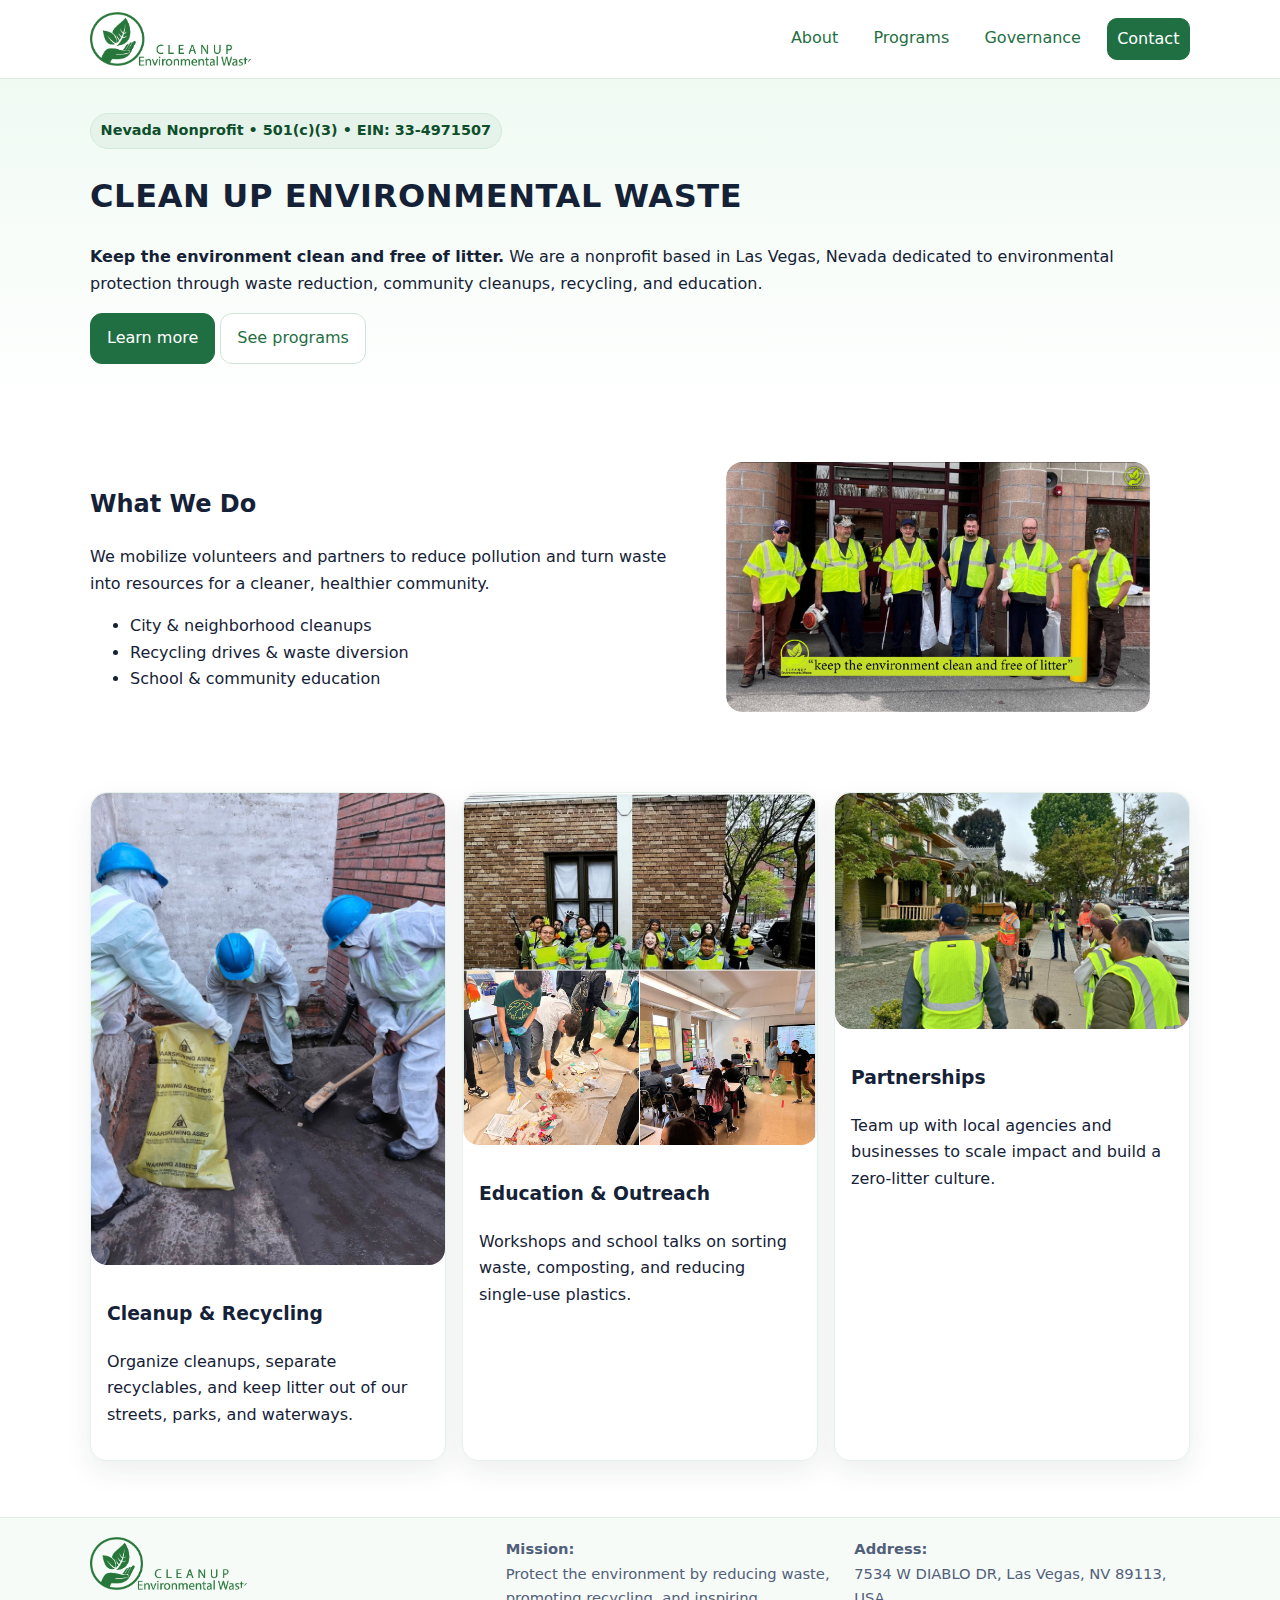
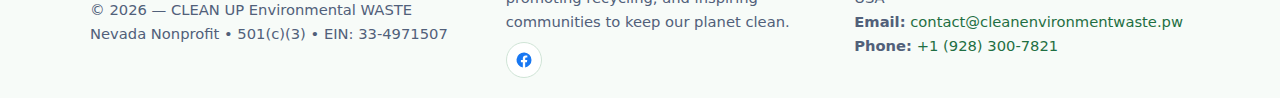
<file: index.html>
<!doctype html>
<html lang="en">
<head>
  <meta charset="utf-8"/>
  <meta name="viewport" content="width=device-width,initial-scale=1"/>
  <title>Home — CLEAN UP Environmental WASTE</title>
  <link rel="stylesheet" href="assets/styles.css"/>
  <link rel="icon" href="images/logo.png">
</head>
<body>
<header class="header">
  <div class="container nav">
    <a class="brand" href="index.html" aria-label="Home"><img src="images/logo.png" alt="CLEAN UP Environmental WASTE logo"></a>
    <button class="menu-toggle" aria-label="Toggle navigation" aria-expanded="false">☰</button>
    <nav class="links" aria-label="Main">
      <a href="about.html">About</a>
      <a href="programs.html">Programs</a>
      <a href="governance.html">Governance</a>
      <a href="contact.html" class="btn btn-primary">Contact</a>
    </nav>
  </div>
</header>

<main>
  <section class="hero">
    <div class="container inner">
      <span class="badge">Nevada Nonprofit • 501(c)(3) • EIN: 33-4971507</span>
      <h1><span class="upper-strong">CLEAN UP Environmental WASTE</span></h1>
      <p><strong>Keep the environment clean and free of litter.</strong> We are a nonprofit based in Las Vegas, Nevada dedicated to environmental protection through waste reduction, community cleanups, recycling, and education.</p>
      <p><a class="btn btn-primary" href="about.html">Learn more</a> <a class="btn" href="programs.html">See programs</a></p>
    </div>
  </section>

  <section class="section container split">
    <div>
      <h2>What We Do</h2>
      <p>We mobilize volunteers and partners to reduce pollution and turn waste into resources for a cleaner, healthier community.</p>
      <ul>
        <li>City & neighborhood cleanups</li>
        <li>Recycling drives & waste diversion</li>
        <li>School & community education</li>
      </ul>
    </div>
    <figure class="figure"><img src="images/hero.jpg" alt="Community cleanup and recycling"></figure>
  </section>

  <section class="section container grid-3">
    <article class="card"><img src="images/land.jpg" alt="Cleanup & Recycling"><div class="card-body">
      <h3>Cleanup & Recycling</h3><p>Organize cleanups, separate recyclables, and keep litter out of our streets, parks, and waterways.</p></div></article>
    <article class="card"><img src="images/jobs.jpg" alt="Education & Outreach"><div class="card-body">
      <h3>Education & Outreach</h3><p>Workshops and school talks on sorting waste, composting, and reducing single-use plastics.</p></div></article>
    <article class="card"><img src="images/relief.jpg" alt="Partnerships"><div class="card-body">
      <h3>Partnerships</h3><p>Team up with local agencies and businesses to scale impact and build a zero-litter culture.</p></div></article>
  </section>
</main>

<footer class="footer">
  <div class="container grid">
    <div>
      <img src="images/logo.png" alt="" style="width:160px;height:auto;margin-bottom:.5rem;">
      <div class="small">© <span id="year"></span> — CLEAN UP Environmental WASTE</div>
      <div class="small">Nevada Nonprofit • 501(c)(3) • EIN: 33-4971507</div>
    </div>

    <div>
      <div class="small"><strong>Mission:</strong><br>Protect the environment by reducing waste, promoting recycling, and inspiring communities to keep our planet clean.</div>
      <!-- Social aligned with Mission -->
      <div class="social-row">
      <a class="social-icon" href="https://www.facebook.com/cleanupenvironmental.waste/" aria-label="Facebook (opens in new tab)" target="_blank" rel="noopener">
          <!-- Inline SVG Facebook logo -->
          <svg width="18" height="18" viewBox="0 0 24 24" fill="none" aria-hidden="true">
            <path d="M22 12a10 10 0 1 0-11.56 9.87v-6.99H7.9V12h2.54V9.8c0-2.5 1.49-3.89 3.77-3.89 1.09 0 2.24.2 2.24.2v2.47h-1.26c-1.24 0-1.63.77-1.63 1.56V12h2.78l-.44 2.88h-2.34v6.99A10 10 0 0 0 22 12z" fill="#1877F2"/>
          </svg>
        </a>
      </div>
    </div>

    <div>
      <div class="small"><strong>Address:</strong><br>7534 W DIABLO DR, Las Vegas, NV 89113, USA<br>
    <strong>Email:</strong> <a href="mailto:contact@cleanenvironmentwaste.pw">contact@cleanenvironmentwaste.pw</a><br>
    <strong>Phone:</strong> <a href="tel:+19283007821">+1 (928) 300-7821</a></div></div>
      </div>
    </div>
  </div>
</footer>

<script>
  const b=document.querySelector('.menu-toggle'), l=document.querySelector('.links');
  if(b&&l){b.addEventListener('click',()=>{const o=getComputedStyle(l).display==='flex';l.style.display=o?'none':'flex';b.setAttribute('aria-expanded',o?'false':'true');});}
  const y=document.getElementById('year'); if(y) y.textContent=new Date().getFullYear();
</script>
</body>
</html>
</file>
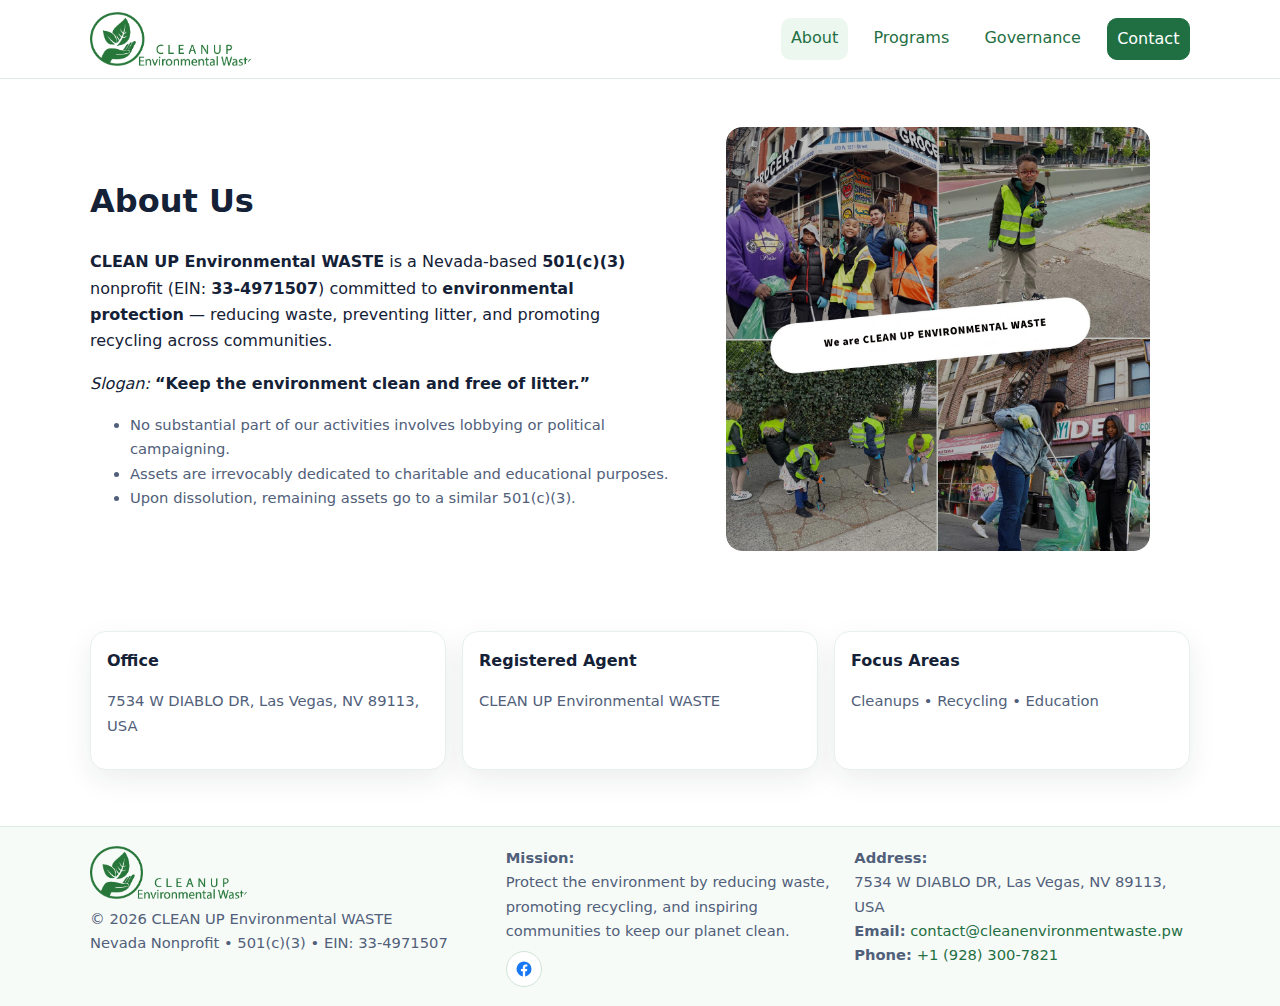
<file: about.html>
<!doctype html>
<html lang="en">
<head>
  <meta charset="utf-8"/>
  <meta name="viewport" content="width=device-width,initial-scale=1"/>
  <title>About — CLEAN UP Environmental WASTE</title>
  <link rel="stylesheet" href="assets/styles.css"/>
  <link rel="icon" href="images/logo.png">
</head>
<body>
<header class="header"><div class="container nav">
  <a class="brand" href="index.html" aria-label="Home"><img src="images/logo.png" alt="CLEAN UP Environmental WASTE logo"></a>
  <button class="menu-toggle" aria-label="Toggle navigation" aria-expanded="false">☰</button>
  <nav class="links" aria-label="Main">
    <a href="about.html" class="active">About</a>
    <a href="programs.html">Programs</a>
    <a href="governance.html">Governance</a>
    <a href="contact.html" class="btn btn-primary">Contact</a>
  </nav>
</div></header>

<main class="section container split">
  <div>
    <h1>About Us</h1>
    <p><strong>CLEAN UP Environmental WASTE</strong> is a Nevada-based <strong>501(c)(3)</strong> nonprofit (EIN: <strong>33-4971507</strong>) committed to <strong>environmental protection</strong> — reducing waste, preventing litter, and promoting recycling across communities.</p>
    <p><em>Slogan:</em> <strong>“Keep the environment clean and free of litter.”</strong></p>
    <ul class="small">
      <li>No substantial part of our activities involves lobbying or political campaigning.</li>
      <li>Assets are irrevocably dedicated to charitable and educational purposes.</li>
      <li>Upon dissolution, remaining assets go to a similar 501(c)(3).</li>
    </ul>
  </div>
  <figure class="figure"><img src="images/about.jpg" alt="About our environmental mission"></figure>
</main>

<section class="section container grid-3">
  <div class="card"><div class="card-body"><strong>Office</strong><p class="small">7534 W DIABLO DR, Las Vegas, NV 89113, USA</p></div></div>
  <div class="card"><div class="card-body"><strong>Registered Agent</strong><p class="small">CLEAN UP Environmental WASTE</p></div></div>
  <div class="card"><div class="card-body"><strong>Focus Areas</strong><p class="small">Cleanups • Recycling • Education</p></div></div>
</section>

<footer class="footer"><div class="container grid">
  <div><img src="images/logo.png" alt="" style="width:160px;height:auto;margin-bottom:.5rem;">
    <div class="small">© <span id="year"></span> CLEAN UP Environmental WASTE</div>
    <div class="small">Nevada Nonprofit • 501(c)(3) • EIN: 33-4971507</div></div>

  <div>
    <div class="small"><strong>Mission:</strong><br>Protect the environment by reducing waste, promoting recycling, and inspiring communities to keep our planet clean.</div>
    <div class="social-row">
      <a class="social-icon" href="https://www.facebook.com/cleanupenvironmental.waste/" aria-label="Facebook (opens in new tab)" target="_blank" rel="noopener">
        <svg width="18" height="18" viewBox="0 0 24 24" fill="none" aria-hidden="true">
          <path d="M22 12a10 10 0 1 0-11.56 9.87v-6.99H7.9V12h2.54V9.8c0-2.5 1.49-3.89 3.77-3.89 1.09 0 2.24.2 2.24.2v2.47h-1.26c-1.24 0-1.63.77-1.63 1.56V12h2.78l-.44 2.88h-2.34v6.99A10 10 0 0 0 22 12z" fill="#1877F2"/>
        </svg>
      </a>
    </div>
  </div>

  <div><div class="small"><strong>Address:</strong><br>7534 W DIABLO DR, Las Vegas, NV 89113, USA<br>
    <strong>Email:</strong> <a href="mailto:contact@cleanenvironmentwaste.pw">contact@cleanenvironmentwaste.pw</a><br>
    <strong>Phone:</strong> <a href="tel:+19283007821">+1 (928) 300-7821</a></div></div>
</div></footer>

<script>
  const b=document.querySelector('.menu-toggle'), l=document.querySelector('.links');
  if(b&&l){b.addEventListener('click',()=>{const o=getComputedStyle(l).display==='flex';l.style.display=o?'none':'flex';b.setAttribute('aria-expanded',o?'false':'true');});}
  const y=document.getElementById('year'); if(y) y.textContent=new Date().getFullYear();
</script>
</body>
</html>
</file>
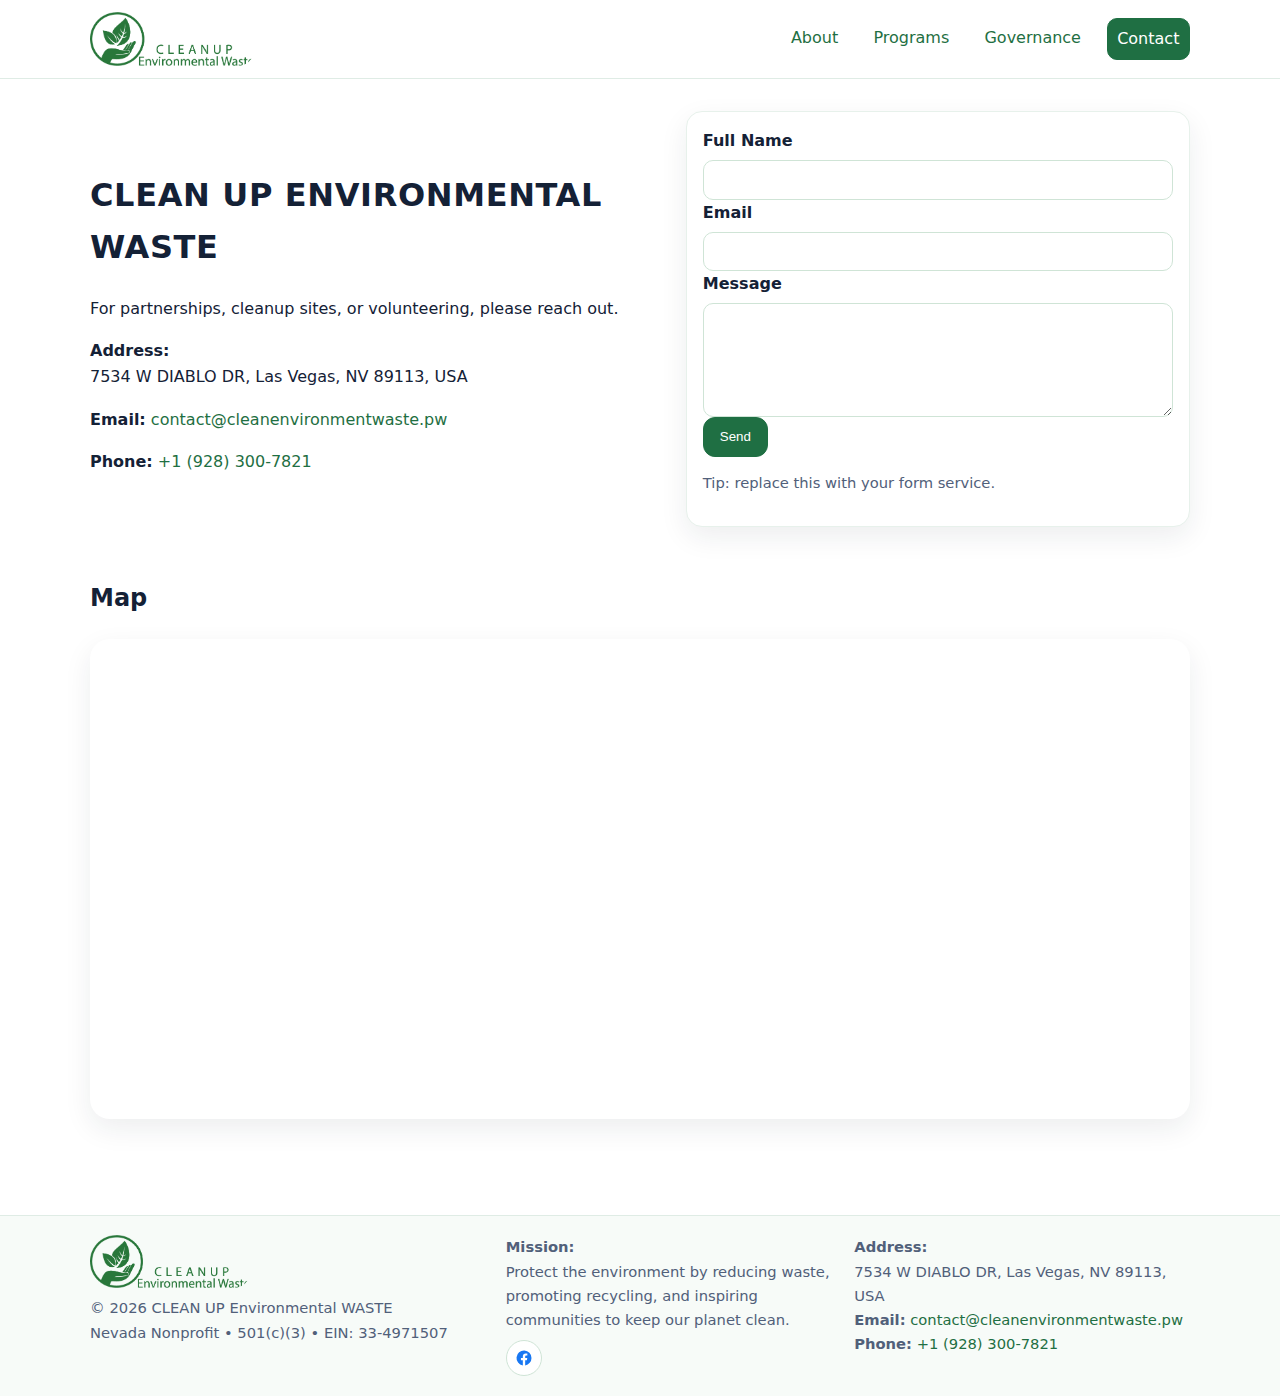
<file: contact.html>
<!doctype html>
<html lang="en">
<head>
  <meta charset="utf-8"/>
  <meta name="viewport" content="width=device-width,initial-scale=1"/>
  <title>Contact — CLEAN UP Environmental WASTE</title>
  <link rel="stylesheet" href="assets/styles.css"/>
  <link rel="icon" href="images/logo.png">
</head>
<body>
<header class="header"><div class="container nav">
  <a class="brand" href="index.html" aria-label="Home"><img src="images/logo.png" alt="CLEAN UP Environmental WASTE logo"></a>
  <button class="menu-toggle" aria-label="Toggle navigation" aria-expanded="false">☰</button>
  <nav class="links" aria-label="Main">
    <a href="about.html">About</a>
    <a href="programs.html">Programs</a>
    <a href="governance.html">Governance</a>
    <a href="contact.html" class="btn btn-primary">Contact</a>
  </nav>
</div></header>

<main class="section container">
  <div class="split">
    <div>
      <h1><span class="upper-strong">CLEAN UP Environmental WASTE</span></h1>
      <p>For partnerships, cleanup sites, or volunteering, please reach out.</p>
      <p><strong>Address:</strong><br>7534 W DIABLO DR, Las Vegas, NV 89113, USA</p>
      <p><strong>Email:</strong> <a href="mailto:contact@cleanenvironmentwaste.pw">contact@cleanenvironmentwaste.pw</a></p>
      <p><strong>Phone:</strong> <a href="tel:+19283007821">+1 (928) 300-7821</a></p>
    </div>

    <form class="form card" onsubmit="event.preventDefault(); alert('Form endpoint not configured. Replace with your form service.');">
      <div class="card-body">
        <label><span>Full Name</span><input type="text" required></label>
        <label><span>Email</span><input type="email" required></label>
        <label><span>Message</span><textarea rows="6" required></textarea></label>
        <button class="btn btn-primary" type="submit">Send</button>
        <p class="small">Tip: replace this with your form service.</p>
      </div>
    </form>
  </div>

  <section class="section">
    <h2>Map</h2>
    <div class="mt-6 rounded-xl overflow-hidden shadow map-embed">
      <iframe
        width="100%" height="480" style="border:0" loading="lazy"
        referrerpolicy="no-referrer-when-downgrade"
        src="https://www.google.com/maps?q=7534%20W%20DIABLO%20DR%2C%20Las%20Vegas%2C%20NV%2089113&output=embed">
      </iframe>
    </div>
  </section>
</main>

<footer class="footer"><div class="container grid">
  <div><img src="images/logo.png" alt="" style="width:160px;height:auto;margin-bottom:.5rem;">
    <div class="small">© <span id="year"></span> CLEAN UP Environmental WASTE</div>
    <div class="small">Nevada Nonprofit • 501(c)(3) • EIN: 33-4971507</div></div>
  <div>
    <div class="small"><strong>Mission:</strong><br>Protect the environment by reducing waste, promoting recycling, and inspiring communities to keep our planet clean.</div>
    <div class="social-row">
      <a class="social-icon" href="https://www.facebook.com/cleanupenvironmental.waste/" aria-label="Facebook (opens in new tab)" target="_blank" rel="noopener">
        <svg width="18" height="18" viewBox="0 0 24 24" fill="none" aria-hidden="true">
          <path d="M22 12a10 10 0 1 0-11.56 9.87v-6.99H7.9V12h2.54V9.8c0-2.5 1.49-3.89 3.77-3.89 1.09 0 2.24.2 2.24.2v2.47h-1.26c-1.24 0-1.63.77-1.63 1.56V12h2.78l-.44 2.88h-2.34v6.99A10 10 0 0 0 22 12z" fill="#1877F2"/>
        </svg>
      </a>
    </div>
  </div>
  <div><div class="small"><strong>Address:</strong><br>7534 W DIABLO DR, Las Vegas, NV 89113, USA<br>
    <strong>Email:</strong> <a href="mailto:contact@cleanenvironmentwaste.pw">contact@cleanenvironmentwaste.pw</a><br>
    <strong>Phone:</strong> <a href="tel:+19283007821">+1 (928) 300-7821</a></div></div>
</div></footer>

<script>
  const b=document.querySelector('.menu-toggle'), l=document.querySelector('.links');
  if(b&&l){b.addEventListener('click',()=>{const o=getComputedStyle(l).display==='flex';l.style.display=o?'none':'flex';b.setAttribute('aria-expanded',o?'false':'true');});}
  const y=document.getElementById('year'); if(y) y.textContent=new Date().getFullYear();
</script>
</body>
</html>
</file>
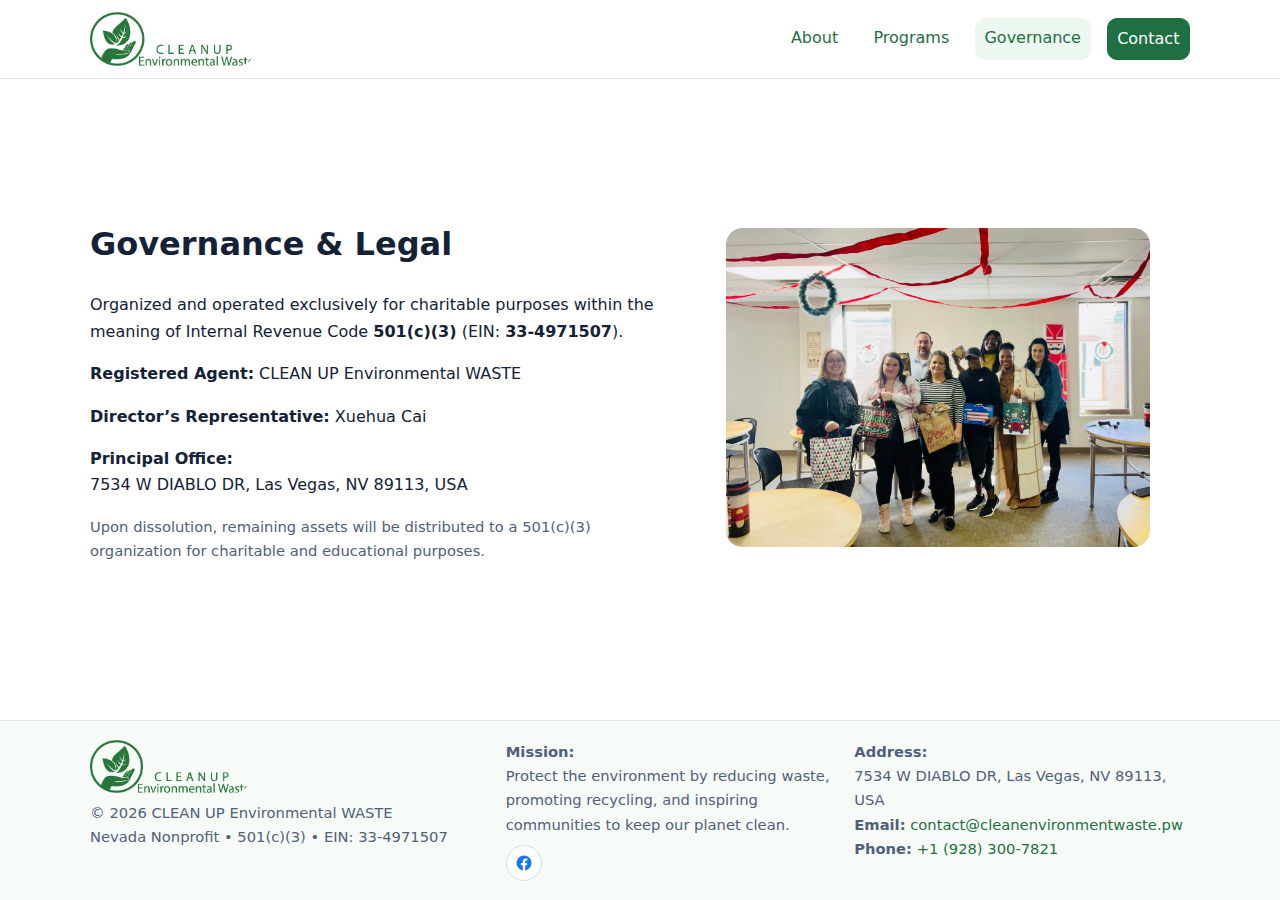
<file: governance.html>
<!doctype html>
<html lang="en">
<head>
  <meta charset="utf-8"/>
  <meta name="viewport" content="width=device-width,initial-scale=1"/>
  <title>Governance — CLEAN UP Environmental WASTE</title>
  <link rel="stylesheet" href="assets/styles.css"/>
  <link rel="icon" href="images/logo.png">
</head>
<body>
<header class="header"><div class="container nav">
  <a class="brand" href="index.html" aria-label="Home"><img src="images/logo.png" alt="CLEAN UP Environmental WASTE logo"></a>
  <button class="menu-toggle" aria-label="Toggle navigation" aria-expanded="false">☰</button>
  <nav class="links" aria-label="Main">
    <a href="about.html">About</a>
    <a href="programs.html">Programs</a>
    <a href="governance.html" class="active">Governance</a>
    <a href="contact.html" class="btn btn-primary">Contact</a>
  </nav>
</div></header>

<main class="section container split">
  <div>
    <h1>Governance & Legal</h1>
    <p>Organized and operated exclusively for charitable purposes within the meaning of Internal Revenue Code <strong>501(c)(3)</strong> (EIN: <strong>33-4971507</strong>).</p>
    <p><strong>Registered Agent:</strong> CLEAN UP Environmental WASTE</p>
    <p><strong>Director’s Representative:</strong> Xuehua Cai</p>	
    <p><strong>Principal Office:</strong><br>7534 W DIABLO DR, Las Vegas, NV 89113, USA</p>
    <p class="small">Upon dissolution, remaining assets will be distributed to a 501(c)(3) organization for charitable and educational purposes.</p>
  </div>
  <figure class="figure"><img src="images/programs.jpg" alt="Governance documents"></figure>
</main>

<footer class="footer"><div class="container grid">
  <div><img src="images/logo.png" alt="" style="width:160px;height:auto;margin-bottom:.5rem;">
    <div class="small">© <span id="year"></span> CLEAN UP Environmental WASTE</div>
    <div class="small">Nevada Nonprofit • 501(c)(3) • EIN: 33-4971507</div></div>
  <div>
    <div class="small"><strong>Mission:</strong><br>Protect the environment by reducing waste, promoting recycling, and inspiring communities to keep our planet clean.</div>
    <div class="social-row">
      <a class="social-icon" href="https://www.facebook.com/cleanupenvironmental.waste/" aria-label="Facebook (opens in new tab)" target="_blank" rel="noopener">
        <svg width="18" height="18" viewBox="0 0 24 24" fill="none" aria-hidden="true">
          <path d="M22 12a10 10 0 1 0-11.56 9.87v-6.99H7.9V12h2.54V9.8c0-2.5 1.49-3.89 3.77-3.89 1.09 0 2.24.2 2.24.2v2.47h-1.26c-1.24 0-1.63.77-1.63 1.56V12h2.78l-.44 2.88h-2.34v6.99A10 10 0 0 0 22 12z" fill="#1877F2"/>
        </svg>
      </a>
    </div>
  </div>
  <div><div class="small"><strong>Address:</strong><br>7534 W DIABLO DR, Las Vegas, NV 89113, USA<br>
    <strong>Email:</strong> <a href="mailto:contact@cleanenvironmentwaste.pw">contact@cleanenvironmentwaste.pw</a><br>
    <strong>Phone:</strong> <a href="tel:+19283007821">+1 (928) 300-7821</a></div></div>
</div></footer>

<script>
  const b=document.querySelector('.menu-toggle'), l=document.querySelector('.links');
  if(b&&l){b.addEventListener('click',()=>{const o=getComputedStyle(l).display==='flex';l.style.display=o?'none':'flex';b.setAttribute('aria-expanded',o?'false':'true');});}
  const y=document.getElementById('year'); if(y) y.textContent=new Date().getFullYear();
</script>
</body>
</html>
</file>
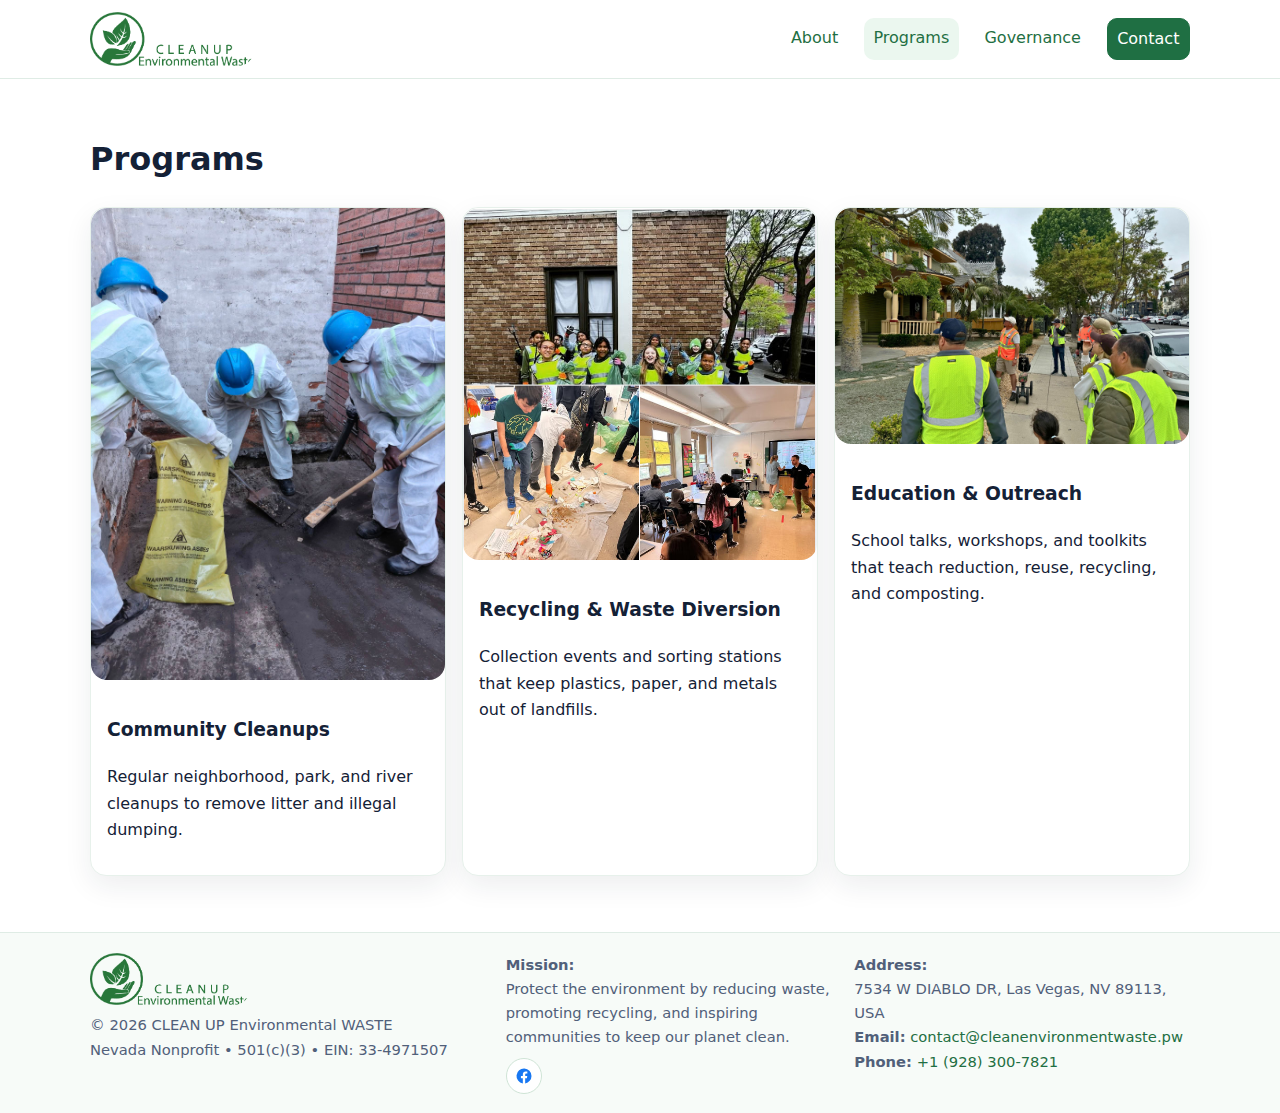
<file: programs.html>
<!doctype html>
<html lang="en">
<head>
  <meta charset="utf-8"/>
  <meta name="viewport" content="width=device-width,initial-scale=1"/>
  <title>Programs — CLEAN UP Environmental WASTE</title>
  <link rel="stylesheet" href="assets/styles.css"/>
  <link rel="icon" href="images/logo.png">
</head>
<body>
<header class="header"><div class="container nav">
  <a class="brand" href="index.html" aria-label="Home"><img src="images/logo.png" alt="CLEAN UP Environmental WASTE logo"></a>
  <button class="menu-toggle" aria-label="Toggle navigation" aria-expanded="false">☰</button>
  <nav class="links" aria-label="Main">
    <a href="about.html">About</a>
    <a href="programs.html" class="active">Programs</a>
    <a href="governance.html">Governance</a>
    <a href="contact.html" class="btn btn-primary">Contact</a>
  </nav>
</div></header>

<main class="section container">
  <h1>Programs</h1>
  <div class="grid-3">
    <article class="card">
      <img src="images/land.jpg" alt="Community Cleanups">
      <div class="card-body">
        <h3>Community Cleanups</h3>
        <p>Regular neighborhood, park, and river cleanups to remove litter and illegal dumping.</p>
      </div>
    </article>
    <article class="card">
      <img src="images/jobs.jpg" alt="Recycling & Waste Diversion">
      <div class="card-body">
        <h3>Recycling & Waste Diversion</h3>
        <p>Collection events and sorting stations that keep plastics, paper, and metals out of landfills.</p>
      </div>
    </article>
    <article class="card">
      <img src="images/relief.jpg" alt="Education & Advocacy">
      <div class="card-body">
        <h3>Education & Outreach</h3>
        <p>School talks, workshops, and toolkits that teach reduction, reuse, recycling, and composting.</p>
      </div>
    </article>
  </div>
</main>

<footer class="footer"><div class="container grid">
  <div><img src="images/logo.png" alt="" style="width:160px;height:auto;margin-bottom:.5rem;">
    <div class="small">© <span id="year"></span> CLEAN UP Environmental WASTE</div>
    <div class="small">Nevada Nonprofit • 501(c)(3) • EIN: 33-4971507</div></div>
  <div>
    <div class="small"><strong>Mission:</strong><br>Protect the environment by reducing waste, promoting recycling, and inspiring communities to keep our planet clean.</div>
    <div class="social-row">
      <a class="social-icon" href="https://www.facebook.com/cleanupenvironmental.waste/" aria-label="Facebook (opens in new tab)" target="_blank" rel="noopener">
        <svg width="18" height="18" viewBox="0 0 24 24" fill="none" aria-hidden="true">
          <path d="M22 12a10 10 0 1 0-11.56 9.87v-6.99H7.9V12h2.54V9.8c0-2.5 1.49-3.89 3.77-3.89 1.09 0 2.24.2 2.24.2v2.47h-1.26c-1.24 0-1.63.77-1.63 1.56V12h2.78l-.44 2.88h-2.34v6.99A10 10 0 0 0 22 12z" fill="#1877F2"/>
        </svg>
      </a>
    </div>
  </div>
  <div><div class="small"><strong>Address:</strong><br>7534 W DIABLO DR, Las Vegas, NV 89113, USA<br>
    <strong>Email:</strong> <a href="mailto:contact@cleanenvironmentwaste.pw">contact@cleanenvironmentwaste.pw</a><br>
    <strong>Phone:</strong> <a href="tel:+19283007821">+1 (928) 300-7821</a></div></div>
</div></footer>

<script>
  const b=document.querySelector('.menu-toggle'), l=document.querySelector('.links');
  if(b&&l){b.addEventListener('click',()=>{const o=getComputedStyle(l).display==='flex';l.style.display=o?'none':'flex';b.setAttribute('aria-expanded',o?'false':'true');});}
  const y=document.getElementById('year'); if(y) y.textContent=new Date().getFullYear();
</script>
</body>
</html>
</file>
<file: assets/styles.css>
:root{
  --text:#142136;
  --muted:#51607a;
  --bg:#ffffff;
  /* Xanh thương hiệu (đồng bộ FB cover/logo) */
  --brand:#1f6f43;
  --brand-soft:#e6f3ea;
  --soft:#ebf7ef;
  --radius:16px;
  --shadow:0 10px 28px rgba(20,33,54,.08)
}
*{box-sizing:border-box}
html,body{height:100%}
body{margin:0;font-family:Inter,system-ui,-apple-system,Segoe UI,Roboto,Arial,sans-serif;color:var(--text);background:var(--bg);line-height:1.65;min-height:100svh;display:flex;flex-direction:column}
main{flex:1 0 auto}
a{color:var(--brand);text-decoration:none}
a:hover{text-decoration:underline}
img{max-width:100%;display:block;border-radius:16px}
.container{width:min(1100px,92%);margin-inline:auto}

/* Header / Nav */
.header{position:sticky;top:0;background:#fff;border-bottom:1px solid #dfece5;z-index:20}
.nav{display:flex;align-items:center;gap:.8rem;justify-content:space-between;padding:.75rem 0}
.brand img{width:164px;height:auto}
.menu-toggle{font-size:1.25rem;background:transparent;border:0;padding:.4rem .6rem;border-radius:10px}
.links{display:none;flex-direction:column;gap:.45rem}
.links a{padding:.45rem .6rem;border-radius:10px}
.links .active{background:var(--soft)}

/* Buttons */
.btn{display:inline-block;padding:.7rem 1rem;border:1px solid #cfe4d6;border-radius:12px;background:#fff}
.btn:hover{box-shadow:var(--shadow);text-decoration:none}
.btn-primary{background:var(--brand);border-color:var(--brand);color:#fff}

/* Hero */
.hero{background:linear-gradient(180deg,#f0faf3,#ffffff)}
.hero .inner{padding:2.1rem 0}
.badge{display:inline-flex;gap:.45rem;align-items:center;background:var(--brand-soft);border:1px solid #cfeadb;color:#0e4e2a;border-radius:999px;padding:.32rem .6rem;font-size:.9rem;font-weight:700}

/* Layout */
.section{padding:2rem 0}
.split{display:grid;grid-template-columns:1fr;gap:1rem;align-items:center}
.grid-3{display:grid;grid-template-columns:1fr;gap:1rem}

/* Cards / Figures */
.card{background:#fff;border:1px solid #e7f1eb;border-radius:16px;box-shadow:var(--shadow);overflow:hidden}
.card-body{padding:1rem}
.figure{overflow:hidden;border-radius:16px}

/* Footer */
.footer{border-top:1px solid #dfece5;background:#f7fbf8;margin-top:1.5rem}
.footer .grid{display:grid;grid-template-columns:1fr;gap:.8rem;padding:1.2rem 0}
.small{font-size:.92rem;color:var(--muted)}

/* Forms */
.form{display:grid;grid-template-columns:1fr;gap:.8rem}
label{display:grid;gap:.35rem;font-weight:600}
input,textarea{width:100%;padding:.7rem .8rem;border:1px solid #cfe4d6;border-radius:10px}

/* Utilities */
.map-embed iframe{width:100%;aspect-ratio:16/9;border:0;border-radius:20px;box-shadow:var(--shadow)}
.upper-strong{font-weight:800;text-transform:uppercase;letter-spacing:.02em}

/* Social icon (Facebook) */
.social-row{display:flex;align-items:center;gap:.6rem;margin-top:.5rem}
.social-icon{display:inline-flex;align-items:center;justify-content:center;width:36px;height:36px;border-radius:50%;border:1px solid #cfe4d6;background:#fff}
.social-icon:hover{background:var(--soft);text-decoration:none}

/* Responsive */
@media(min-width:760px){
  .menu-toggle{display:none}
  .links{display:flex;flex-direction:row;gap:1rem}
  .grid-3{grid-template-columns:repeat(3,1fr)}
  .split{grid-template-columns:1.15fr 1fr}
  .footer .grid{grid-template-columns:1.2fr 1fr 1fr}
}
</file>
